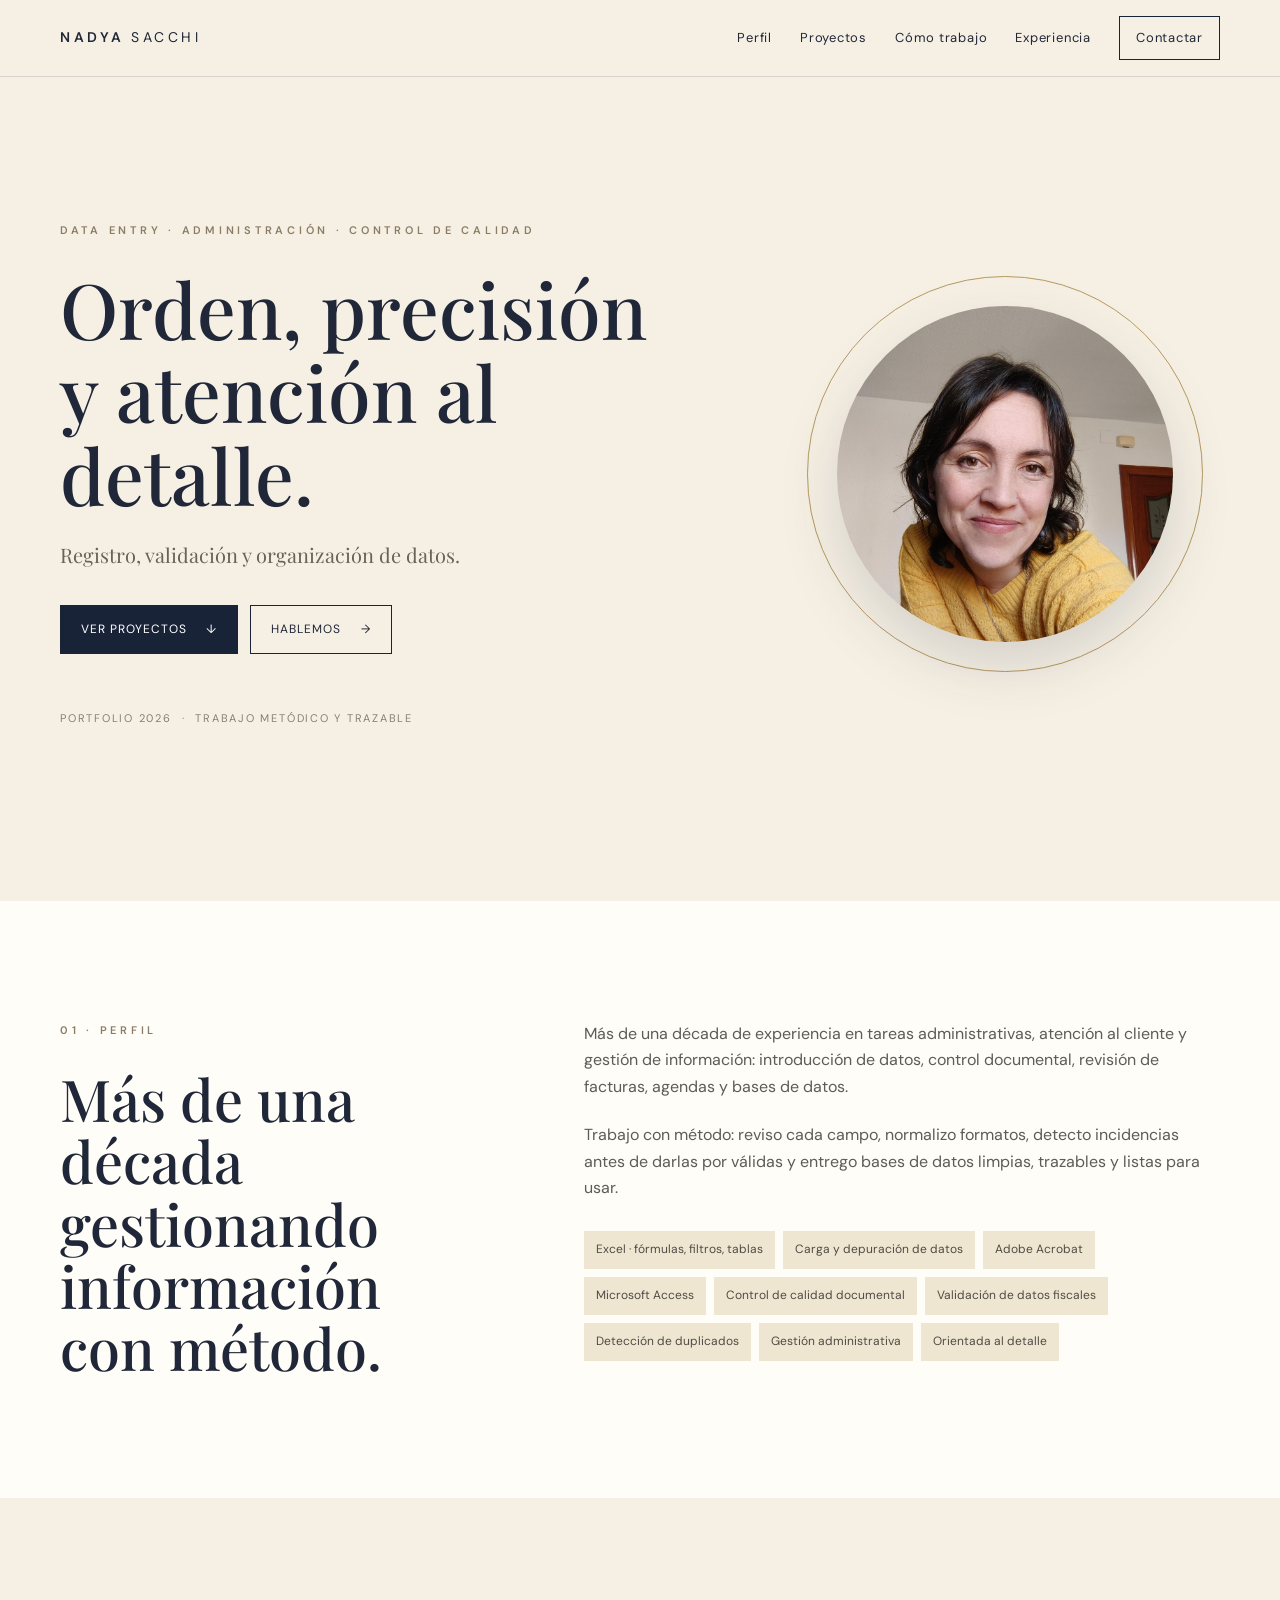
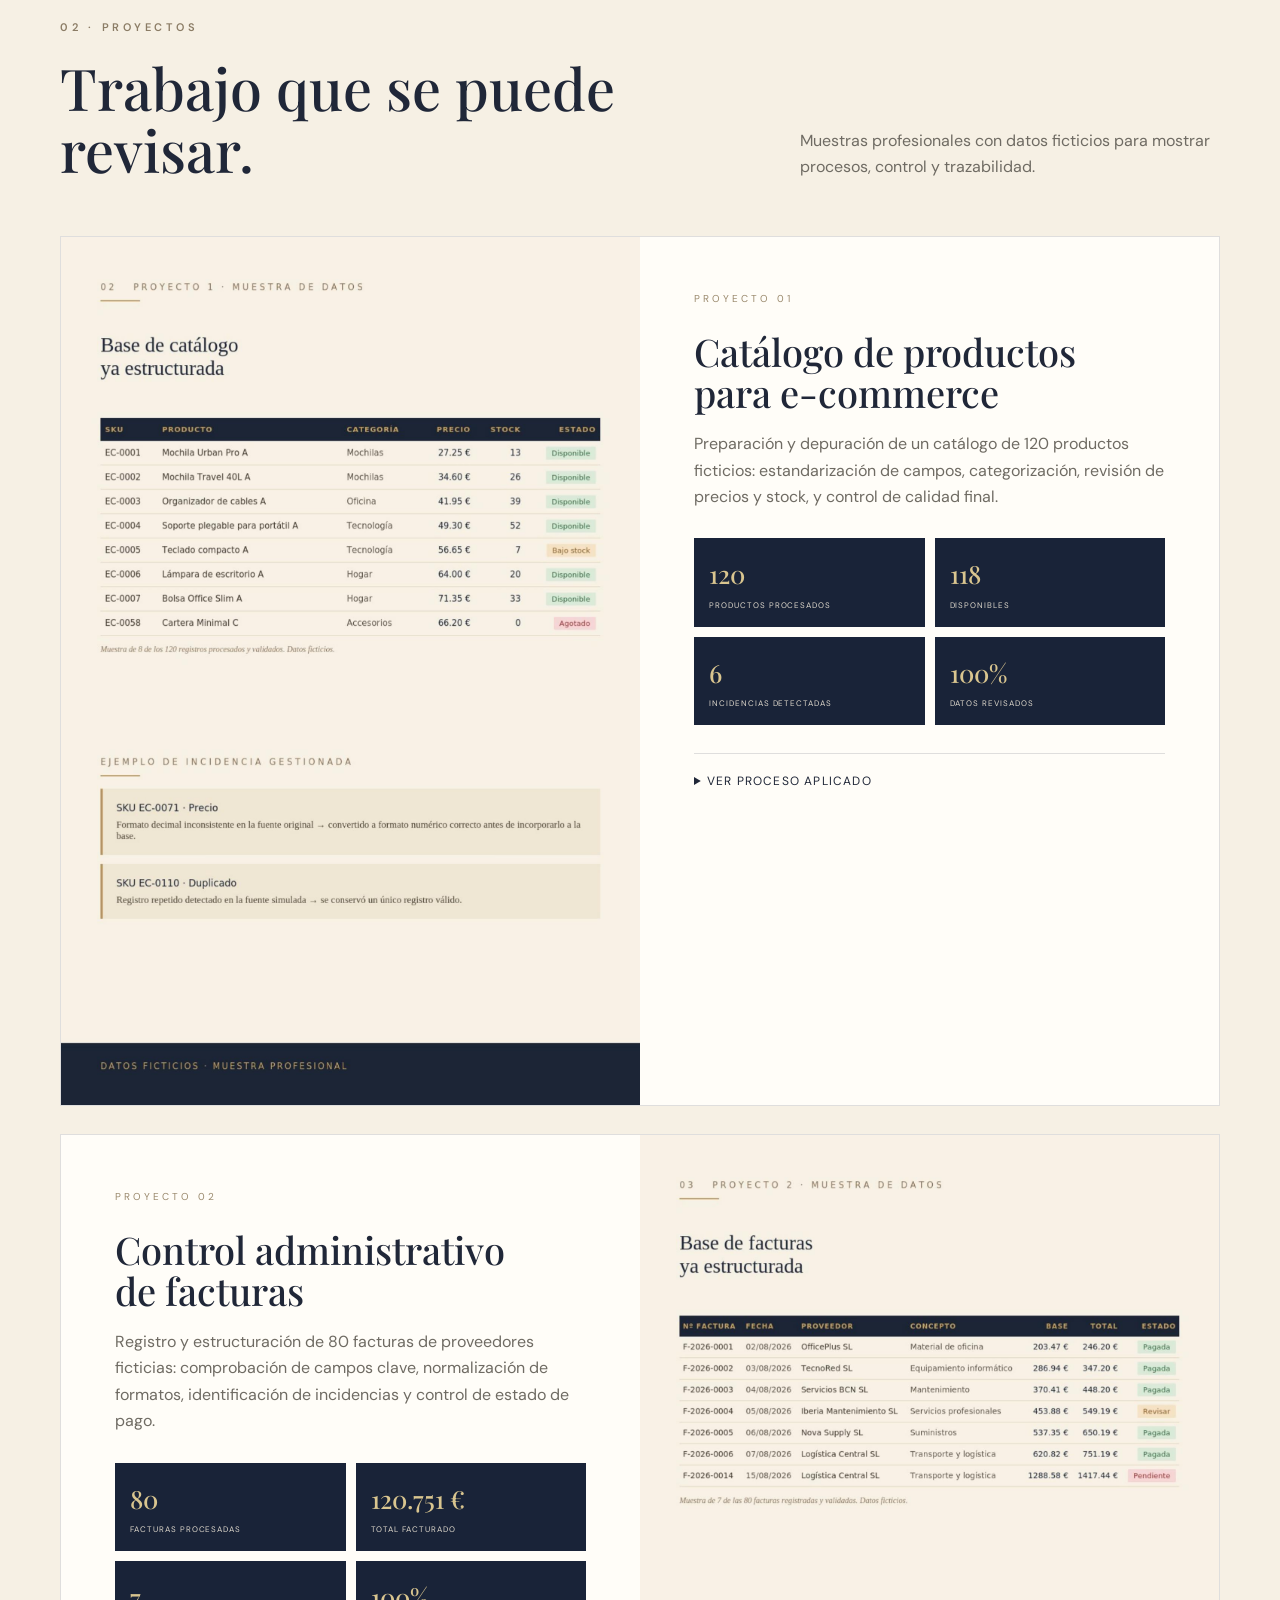
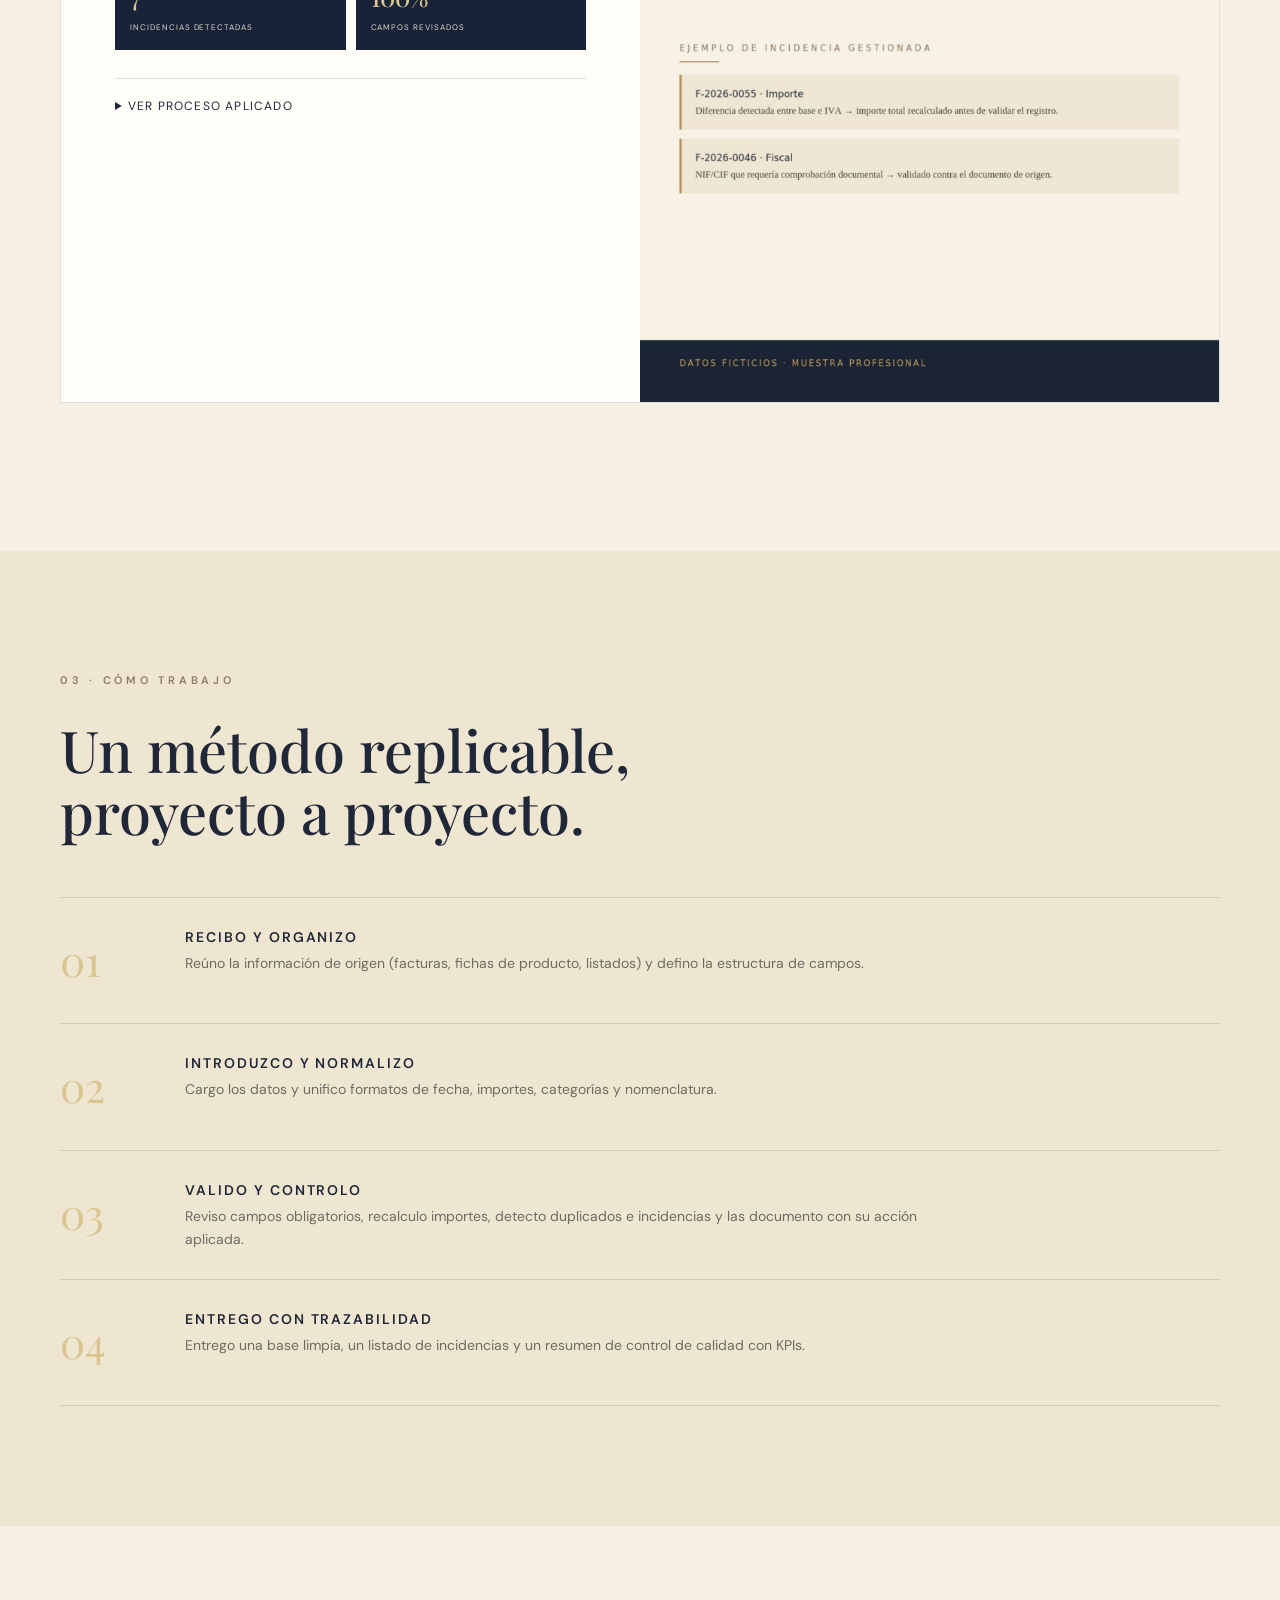
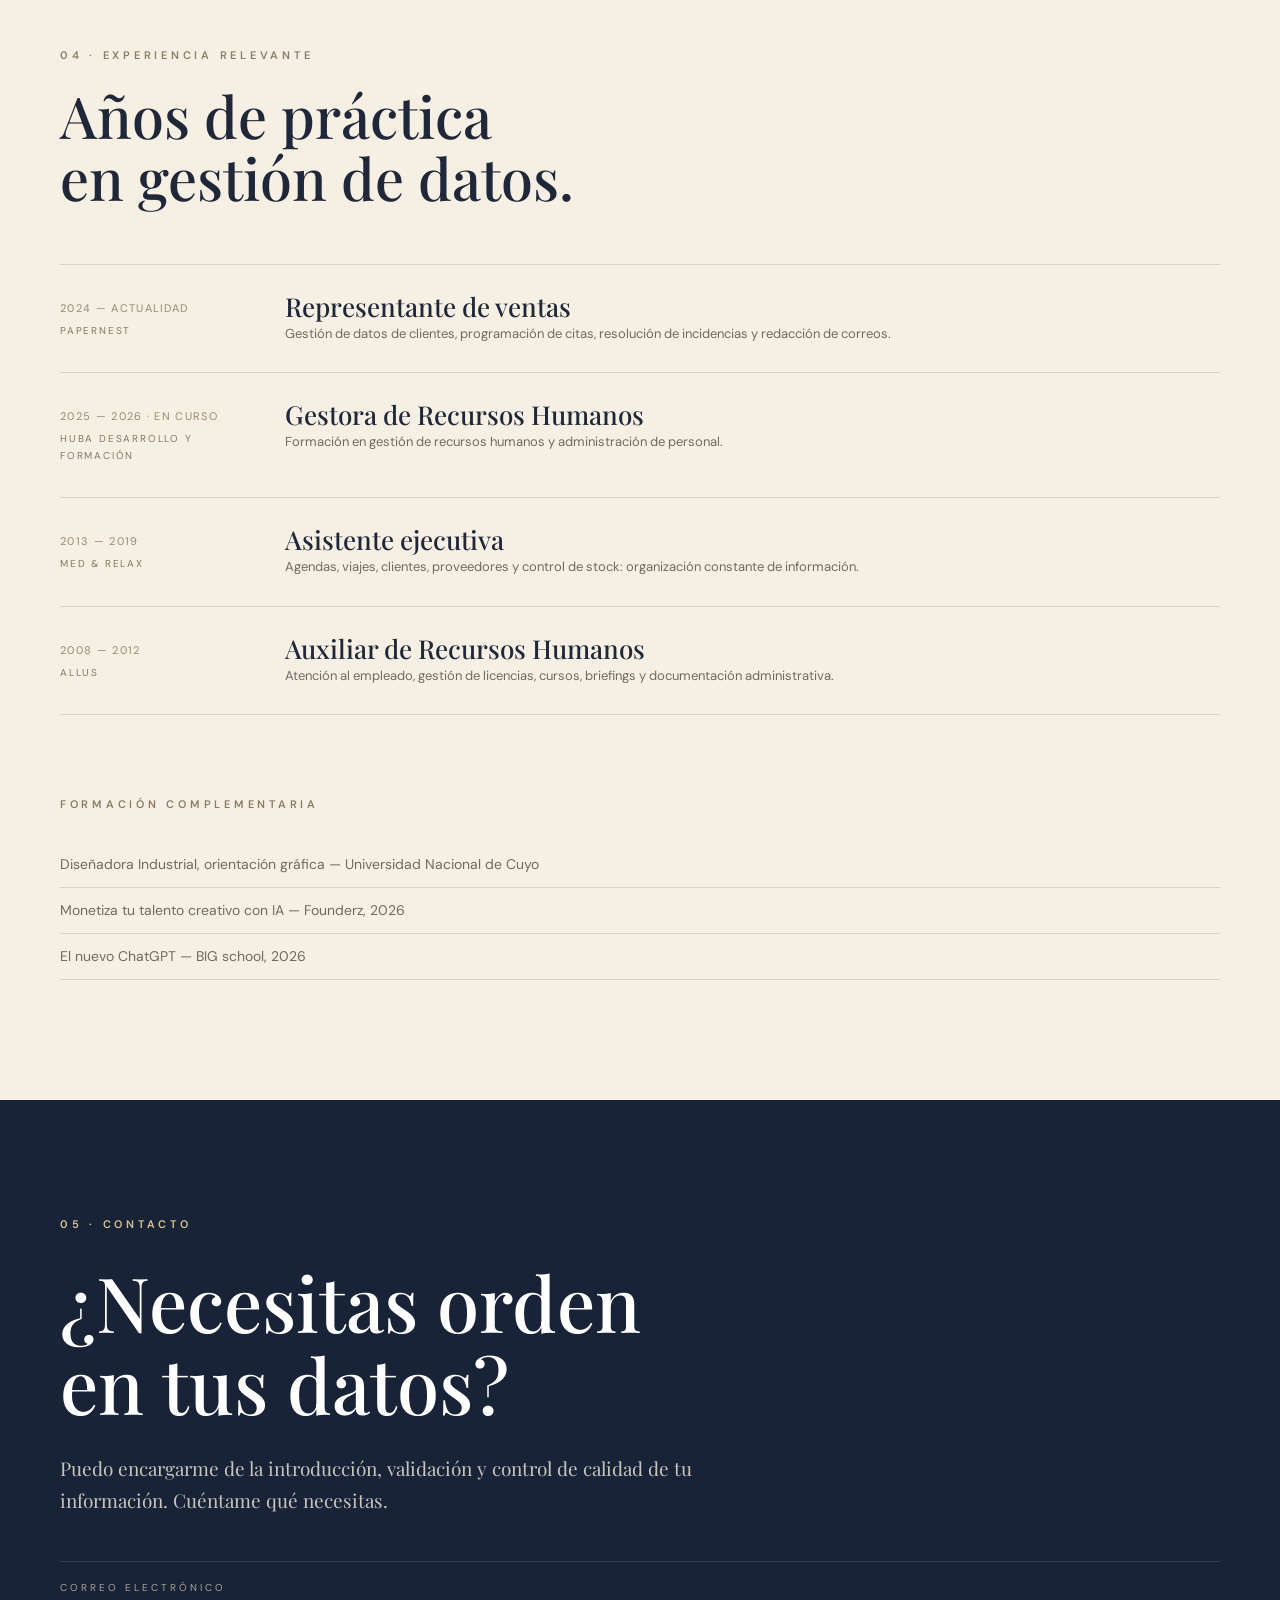
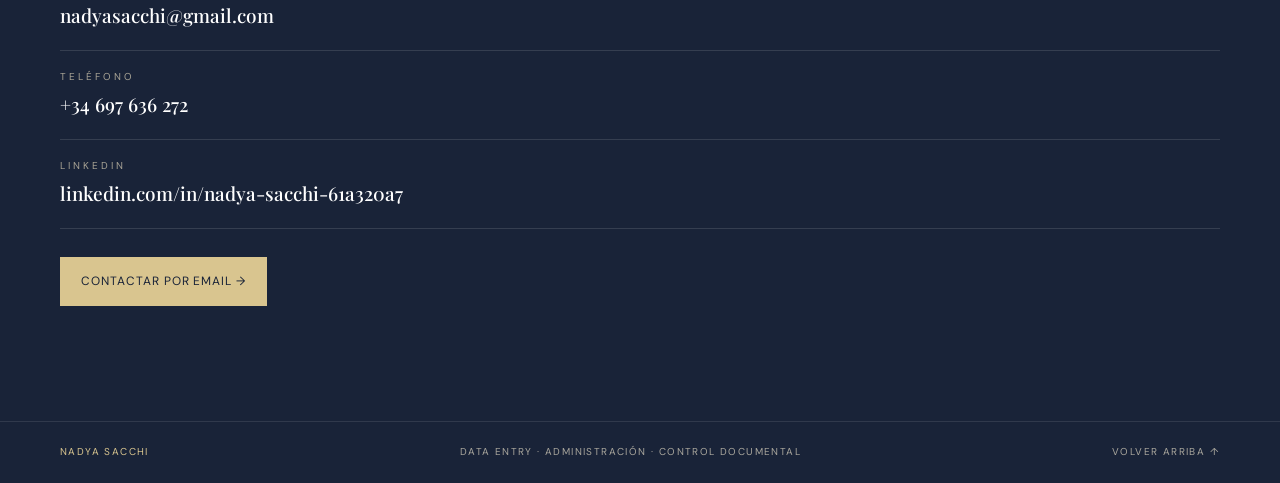
<file: index.html>
<!doctype html>
<html lang="es">
<head>
  <meta charset="utf-8">
  <meta name="viewport" content="width=device-width, initial-scale=1">
  <meta name="description" content="Portfolio profesional de Nadya Sacchi — Data Entry, Administración y Control de Calidad.">
  <meta name="theme-color" content="#192338">
  <title>Nadya Sacchi — Data Entry · Administración · Control de calidad</title>
  <link rel="preconnect" href="https://fonts.googleapis.com">
  <link rel="preconnect" href="https://fonts.gstatic.com" crossorigin>
  <link href="https://fonts.googleapis.com/css2?family=DM+Sans:wght@400;500;600&family=Playfair+Display:wght@500;600&display=swap" rel="stylesheet">
  <link rel="stylesheet" href="styles.css">
</head>
<body>
  <header class="site-header" id="inicio">
    <nav class="nav container" aria-label="Navegación principal">
      <a class="brand" href="#inicio">NADYA <span>SACCHI</span></a>
      <button class="menu-toggle" aria-label="Abrir menú" aria-expanded="false">☰</button>
      <div class="nav-links">
        <a href="#perfil">Perfil</a>
        <a href="#proyectos">Proyectos</a>
        <a href="#metodo">Cómo trabajo</a>
        <a href="#experiencia">Experiencia</a>
        <a class="nav-cta" href="#contacto">Contactar</a>
      </div>
    </nav>
  </header>

  <main>
    <section class="hero container">
      <div class="hero-copy">
        <p class="eyebrow">DATA ENTRY · ADMINISTRACIÓN · CONTROL DE CALIDAD</p>
        <h1>Orden, precisión<br><em>y atención al detalle.</em></h1>
        <p class="lead">Registro, validación y organización de datos.</p>
        <div class="hero-actions">
          <a class="button button-dark" href="#proyectos">Ver proyectos <span>↓</span></a>
          <a class="button button-light" href="#contacto">Hablemos <span>→</span></a>
        </div>
        <div class="hero-note">
          <span>Portfolio 2026</span>
          <span>·</span>
          <span>Trabajo metódico y trazable</span>
        </div>
      </div>
      <div class="hero-photo-wrap">
        <div class="gold-ring"></div>
        <img class="hero-photo" src="https://nadyasacchi.github.io/portfolio-Data-Entry/assets/nadya-profile.jpg?v=4" alt="Retrato de Nadya Sacchi">
      </div>
    </section>

    <section class="section section-light" id="perfil">
      <div class="container two-col">
        <div>
          <p class="eyebrow">01 · PERFIL</p>
          <h2>Más de una década gestionando información con método.</h2>
        </div>
        <div class="prose">
          <p>Más de una década de experiencia en tareas administrativas, atención al cliente y gestión de información: introducción de datos, control documental, revisión de facturas, agendas y bases de datos.</p>
          <p>Trabajo con método: reviso cada campo, normalizo formatos, detecto incidencias antes de darlas por válidas y entrego bases de datos limpias, trazables y listas para usar.</p>
          <div class="skills">
            <span>Excel · fórmulas, filtros, tablas</span>
            <span>Carga y depuración de datos</span>
            <span>Adobe Acrobat</span>
            <span>Microsoft Access</span>
            <span>Control de calidad documental</span>
            <span>Validación de datos fiscales</span>
            <span>Detección de duplicados</span>
            <span>Gestión administrativa</span>
            <span>Orientada al detalle</span>
          </div>
        </div>
      </div>
    </section>

    <section class="section" id="proyectos">
      <div class="container">
        <div class="section-heading">
          <div>
            <p class="eyebrow">02 · PROYECTOS</p>
            <h2>Trabajo que se puede revisar.</h2>
          </div>
          <p class="section-intro">Muestras profesionales con datos ficticios para mostrar procesos, control y trazabilidad.</p>
        </div>

        <article class="project-card">
          <div class="project-visual">
            <img src="assets/proyecto-catalogo.jpg" alt="Muestra de base de catálogo de productos">
          </div>
          <div class="project-content">
            <p class="project-number">PROYECTO 01</p>
            <h3>Catálogo de productos<br>para e-commerce</h3>
            <p>Preparación y depuración de un catálogo de 120 productos ficticios: estandarización de campos, categorización, revisión de precios y stock, y control de calidad final.</p>
            <div class="metrics">
              <div><strong>120</strong><span>productos procesados</span></div>
              <div><strong>118</strong><span>disponibles</span></div>
              <div><strong>6</strong><span>incidencias detectadas</span></div>
              <div><strong>100%</strong><span>datos revisados</span></div>
            </div>
            <details>
              <summary>Ver proceso aplicado</summary>
              <ul>
                <li>Introducción y normalización de datos de producto (SKU, precio, stock, categoría).</li>
                <li>Estandarización de categorías y subcategorías.</li>
                <li>Revisión de precios, stock y coherencia de estado.</li>
                <li>Asociación de imágenes por referencia (formato SKU.jpg).</li>
                <li>Detección y resolución de duplicados.</li>
                <li>Redacción y normalización de descripciones.</li>
              </ul>
            </details>
          </div>
        </article>

        <article class="project-card project-reverse">
          <div class="project-visual">
            <img src="assets/proyecto-facturas.jpg" alt="Muestra de base de facturas">
          </div>
          <div class="project-content">
            <p class="project-number">PROYECTO 02</p>
            <h3>Control administrativo<br>de facturas</h3>
            <p>Registro y estructuración de 80 facturas de proveedores ficticias: comprobación de campos clave, normalización de formatos, identificación de incidencias y control de estado de pago.</p>
            <div class="metrics">
              <div><strong>80</strong><span>facturas procesadas</span></div>
              <div><strong>120.751 €</strong><span>total facturado</span></div>
              <div><strong>7</strong><span>incidencias detectadas</span></div>
              <div><strong>100%</strong><span>campos revisados</span></div>
            </div>
            <details>
              <summary>Ver proceso aplicado</summary>
              <ul>
                <li>Registro de número, fecha, proveedor, NIF, concepto, base, IVA y total.</li>
                <li>Validación de formato de fechas e importes.</li>
                <li>Comprobación de que base + IVA = total.</li>
                <li>Detección de duplicados y campos obligatorios incompletos.</li>
                <li>Clasificación por estado de pago y método.</li>
                <li>Documentación de incidencias con acción aplicada y trazabilidad.</li>
              </ul>
            </details>
          </div>
        </article>
      </div>
    </section>

    <section class="section section-cream" id="metodo">
      <div class="container">
        <p class="eyebrow">03 · CÓMO TRABAJO</p>
        <h2>Un método replicable,<br>proyecto a proyecto.</h2>
        <div class="steps">
          <div class="step">
            <span class="step-num">01</span>
            <div><h3>Recibo y organizo</h3><p>Reúno la información de origen (facturas, fichas de producto, listados) y defino la estructura de campos.</p></div>
          </div>
          <div class="step">
            <span class="step-num">02</span>
            <div><h3>Introduzco y normalizo</h3><p>Cargo los datos y unifico formatos de fecha, importes, categorías y nomenclatura.</p></div>
          </div>
          <div class="step">
            <span class="step-num">03</span>
            <div><h3>Valido y controlo</h3><p>Reviso campos obligatorios, recalculo importes, detecto duplicados e incidencias y las documento con su acción aplicada.</p></div>
          </div>
          <div class="step">
            <span class="step-num">04</span>
            <div><h3>Entrego con trazabilidad</h3><p>Entrego una base limpia, un listado de incidencias y un resumen de control de calidad con KPIs.</p></div>
          </div>
        </div>
      </div>
    </section>

    <section class="section" id="experiencia">
      <div class="container">
        <div class="section-heading">
          <div>
            <p class="eyebrow">04 · EXPERIENCIA RELEVANTE</p>
            <h2>Años de práctica<br>en gestión de datos.</h2>
          </div>
        </div>
        <div class="timeline">
          <article><div class="date">2024 — ACTUALIDAD</div><h3>Representante de ventas</h3><p class="company">PAPERNEST</p><p>Gestión de datos de clientes, programación de citas, resolución de incidencias y redacción de correos.</p></article>
          <article><div class="date">2025 — 2026 · EN CURSO</div><h3>Gestora de Recursos Humanos</h3><p class="company">HUBA DESARROLLO Y FORMACIÓN</p><p>Formación en gestión de recursos humanos y administración de personal.</p></article>
          <article><div class="date">2013 — 2019</div><h3>Asistente ejecutiva</h3><p class="company">MED & RELAX</p><p>Agendas, viajes, clientes, proveedores y control de stock: organización constante de información.</p></article>
          <article><div class="date">2008 — 2012</div><h3>Auxiliar de Recursos Humanos</h3><p class="company">ALLUS</p><p>Atención al empleado, gestión de licencias, cursos, briefings y documentación administrativa.</p></article>
        </div>

        <div class="education">
          <p class="eyebrow">FORMACIÓN COMPLEMENTARIA</p>
          <ul>
            <li>Diseñadora Industrial, orientación gráfica — Universidad Nacional de Cuyo</li>
            <li>Monetiza tu talento creativo con IA — Founderz, 2026</li>
            <li>El nuevo ChatGPT — BIG school, 2026</li>
          </ul>
        </div>
      </div>
    </section>

    <section class="contact" id="contacto">
      <div class="container contact-inner">
        <p class="eyebrow">05 · CONTACTO</p>
        <h2>¿Necesitas orden<br>en tus datos?</h2>
        <p class="contact-lead">Puedo encargarme de la introducción, validación y control de calidad de tu información. Cuéntame qué necesitas.</p>
        <div class="contact-grid">
          <a href="mailto:nadyasacchi@gmail.com"><span>CORREO ELECTRÓNICO</span><strong>nadyasacchi@gmail.com</strong></a>
          <a href="tel:+34697636272"><span>TELÉFONO</span><strong>+34 697 636 272</strong></a>
          <a href="https://www.linkedin.com/in/nadya-sacchi-61a320a7/" target="_blank" rel="noopener"><span>LINKEDIN</span><strong>linkedin.com/in/nadya-sacchi-61a320a7</strong></a>
        </div>
        <a class="button button-gold" href="mailto:nadyasacchi@gmail.com?subject=Consulta%20sobre%20servicios%20de%20Data%20Entry">Contactar por email →</a>
      </div>
    </section>
  </main>

  <footer class="footer">
    <div class="container footer-inner">
      <span>NADYA SACCHI</span>
      <span>Data Entry · Administración · Control documental</span>
      <a href="#inicio">Volver arriba ↑</a>
    </div>
  </footer>
  <script src="script.js"></script>
</body>
</html>
</file>
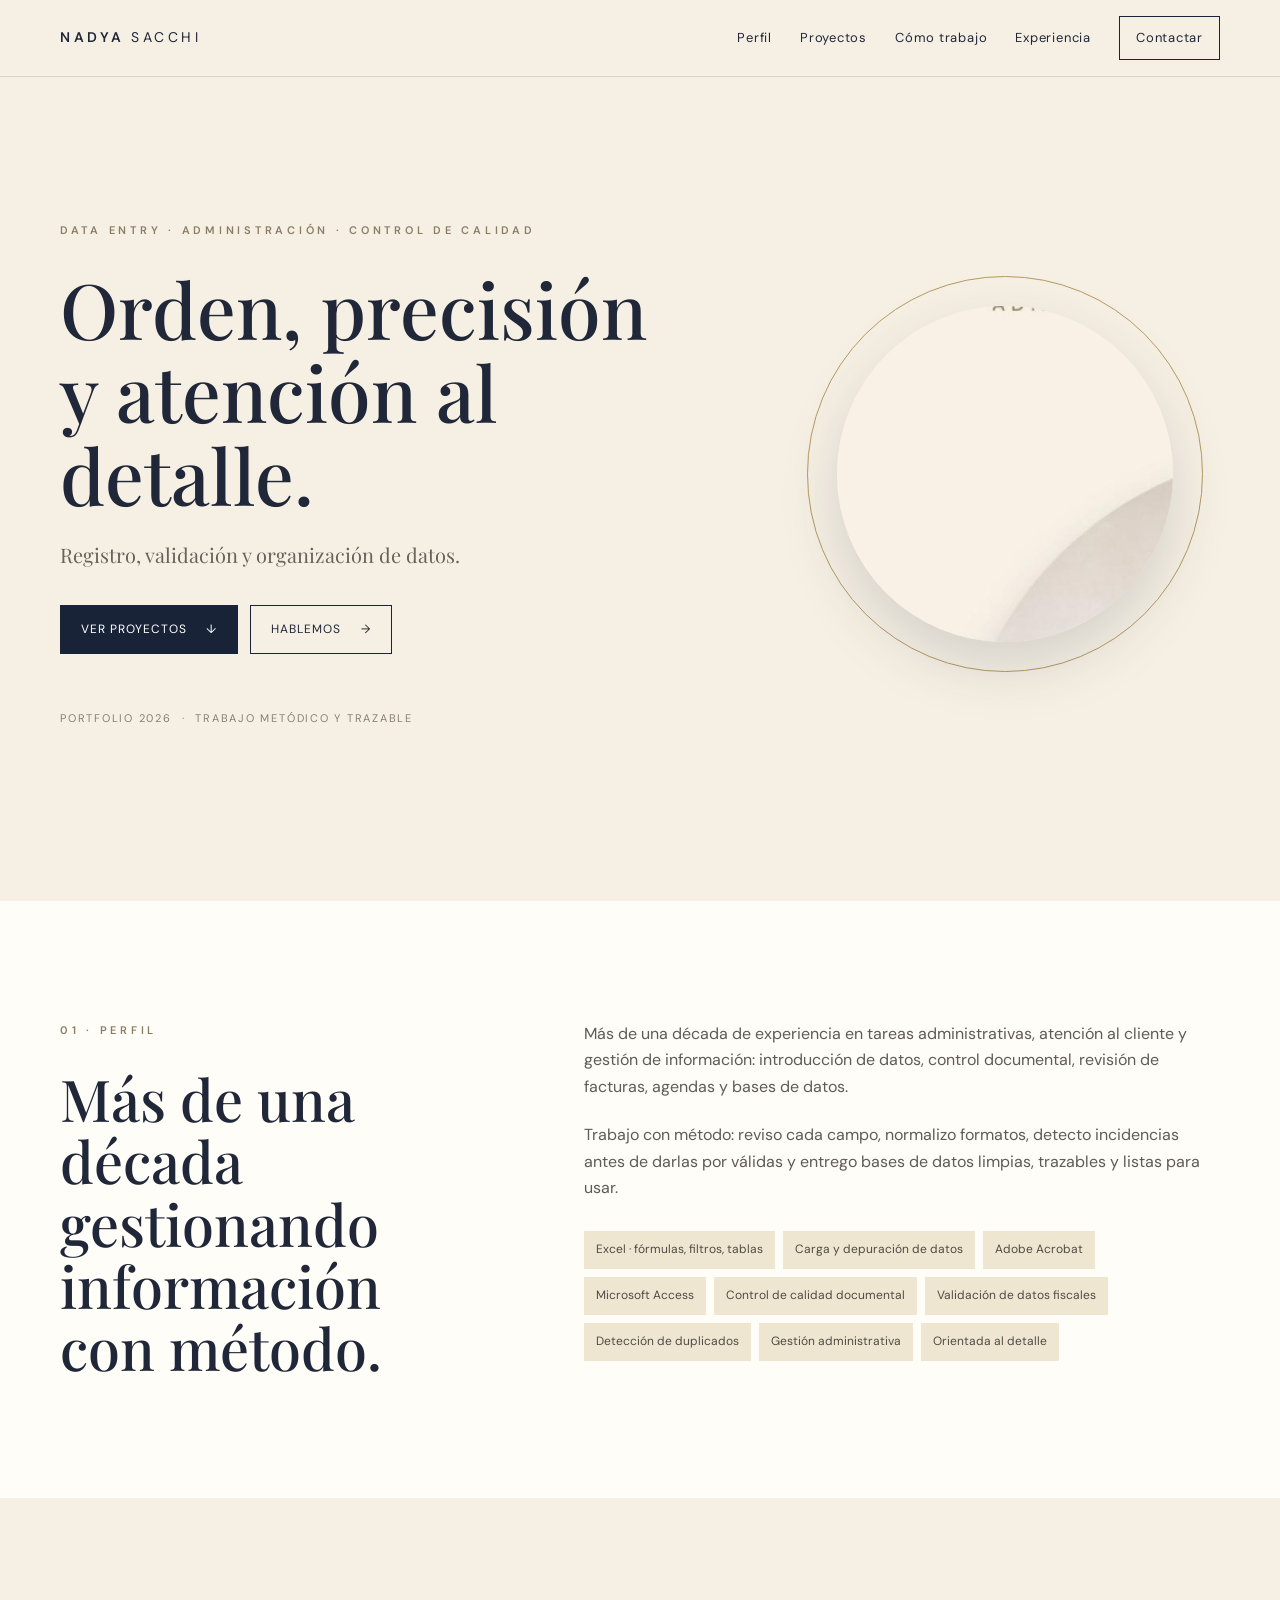
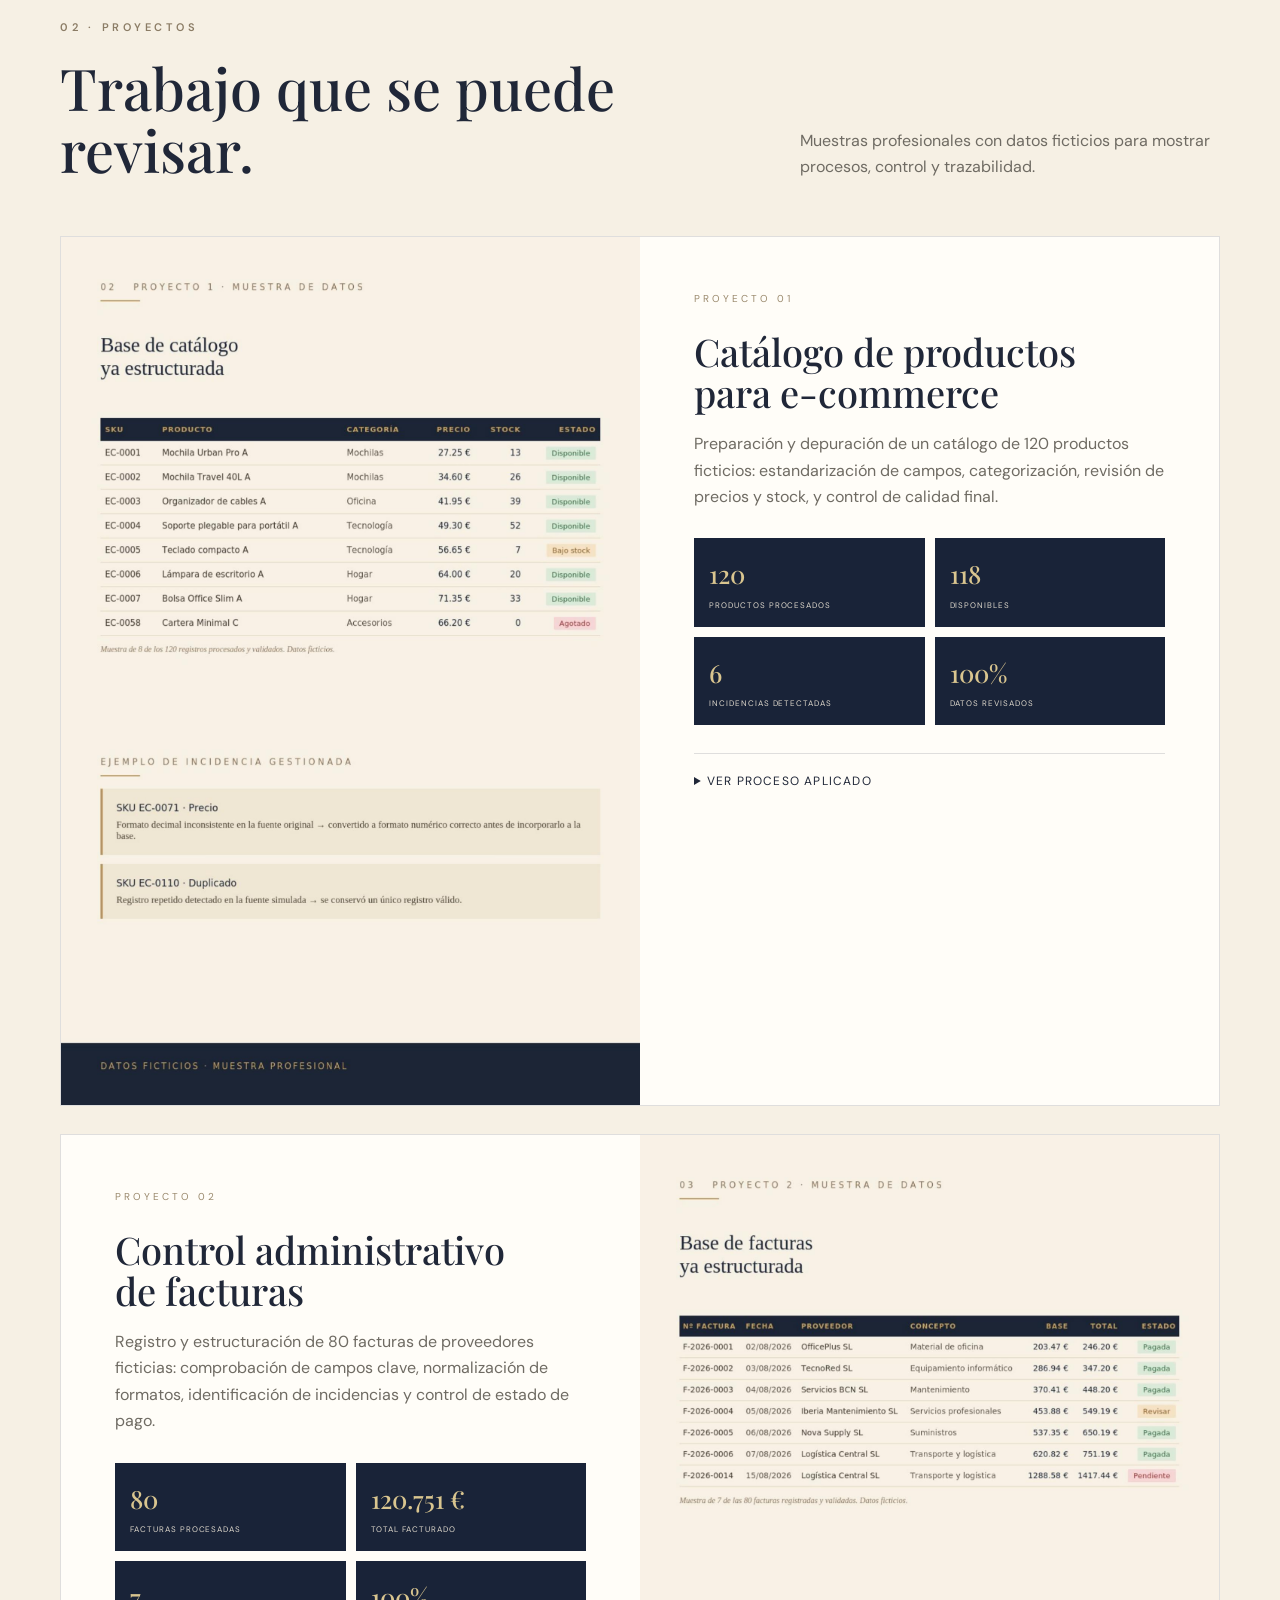
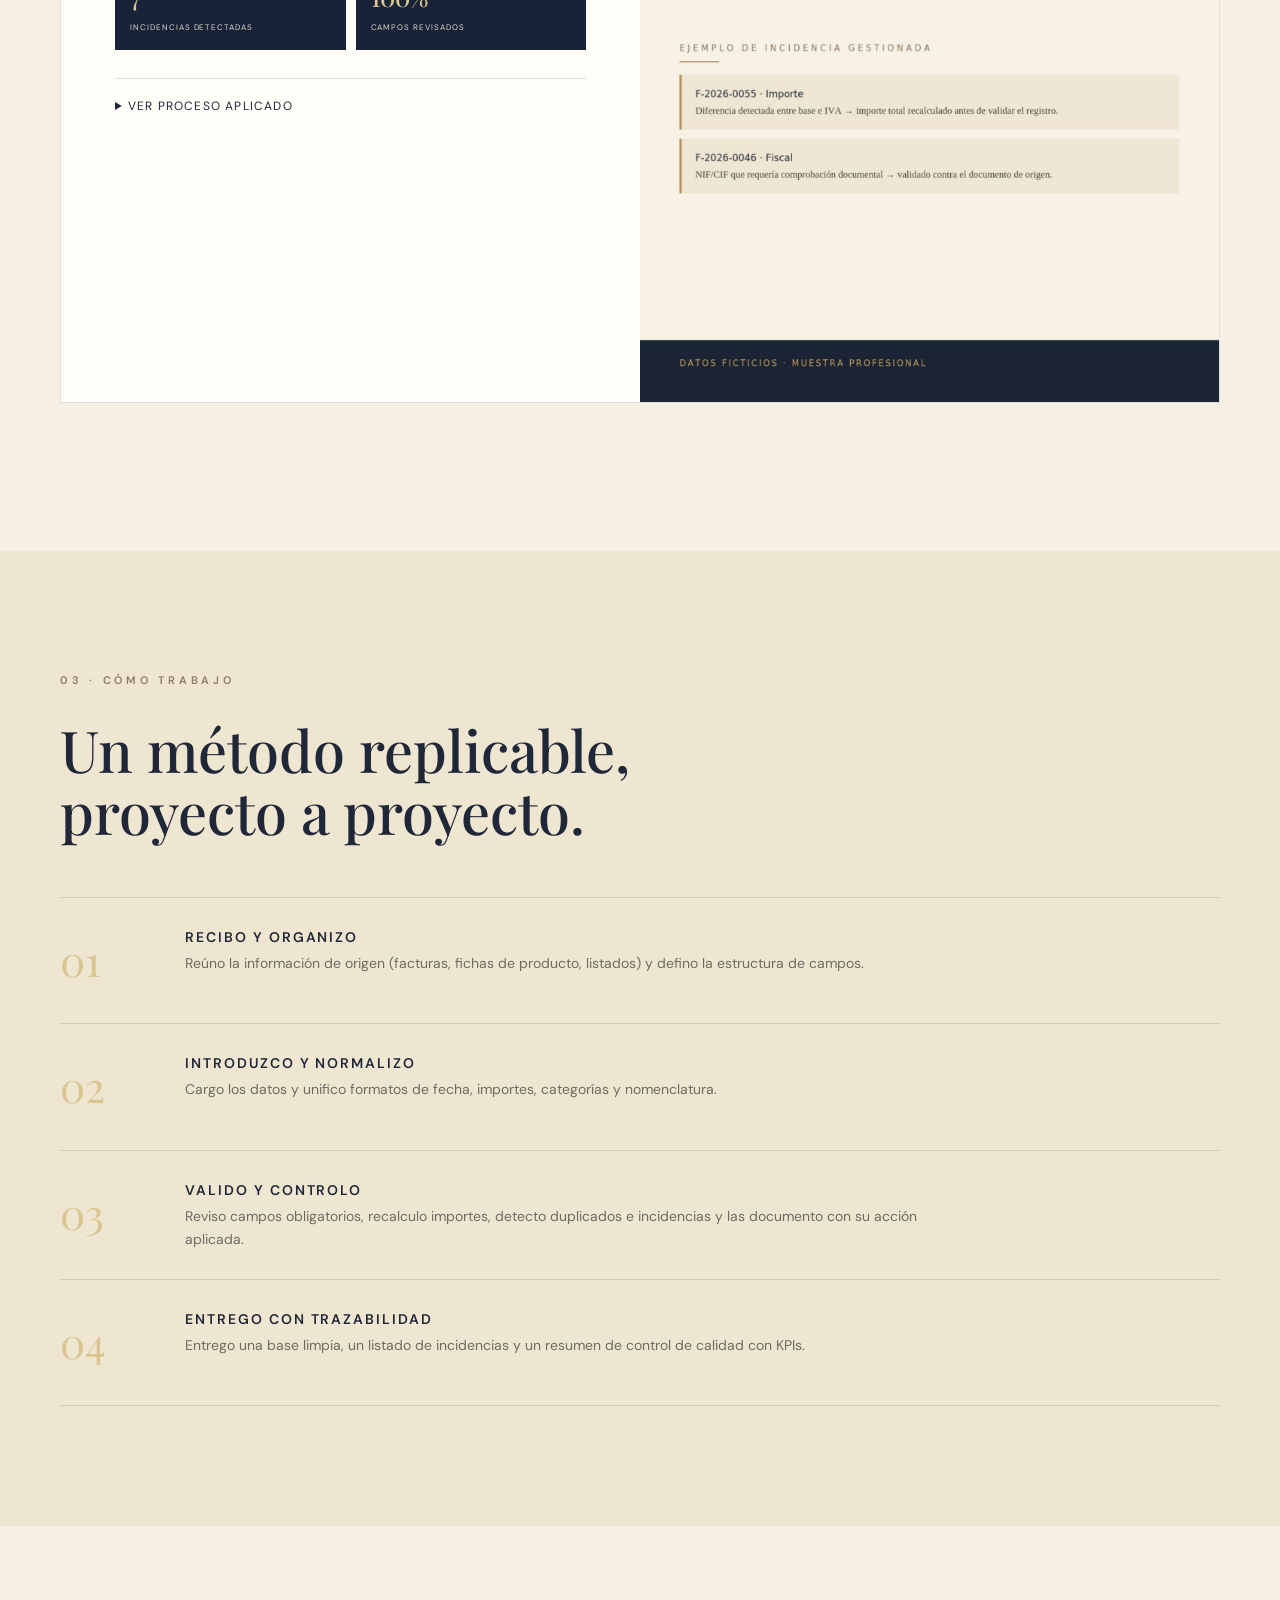
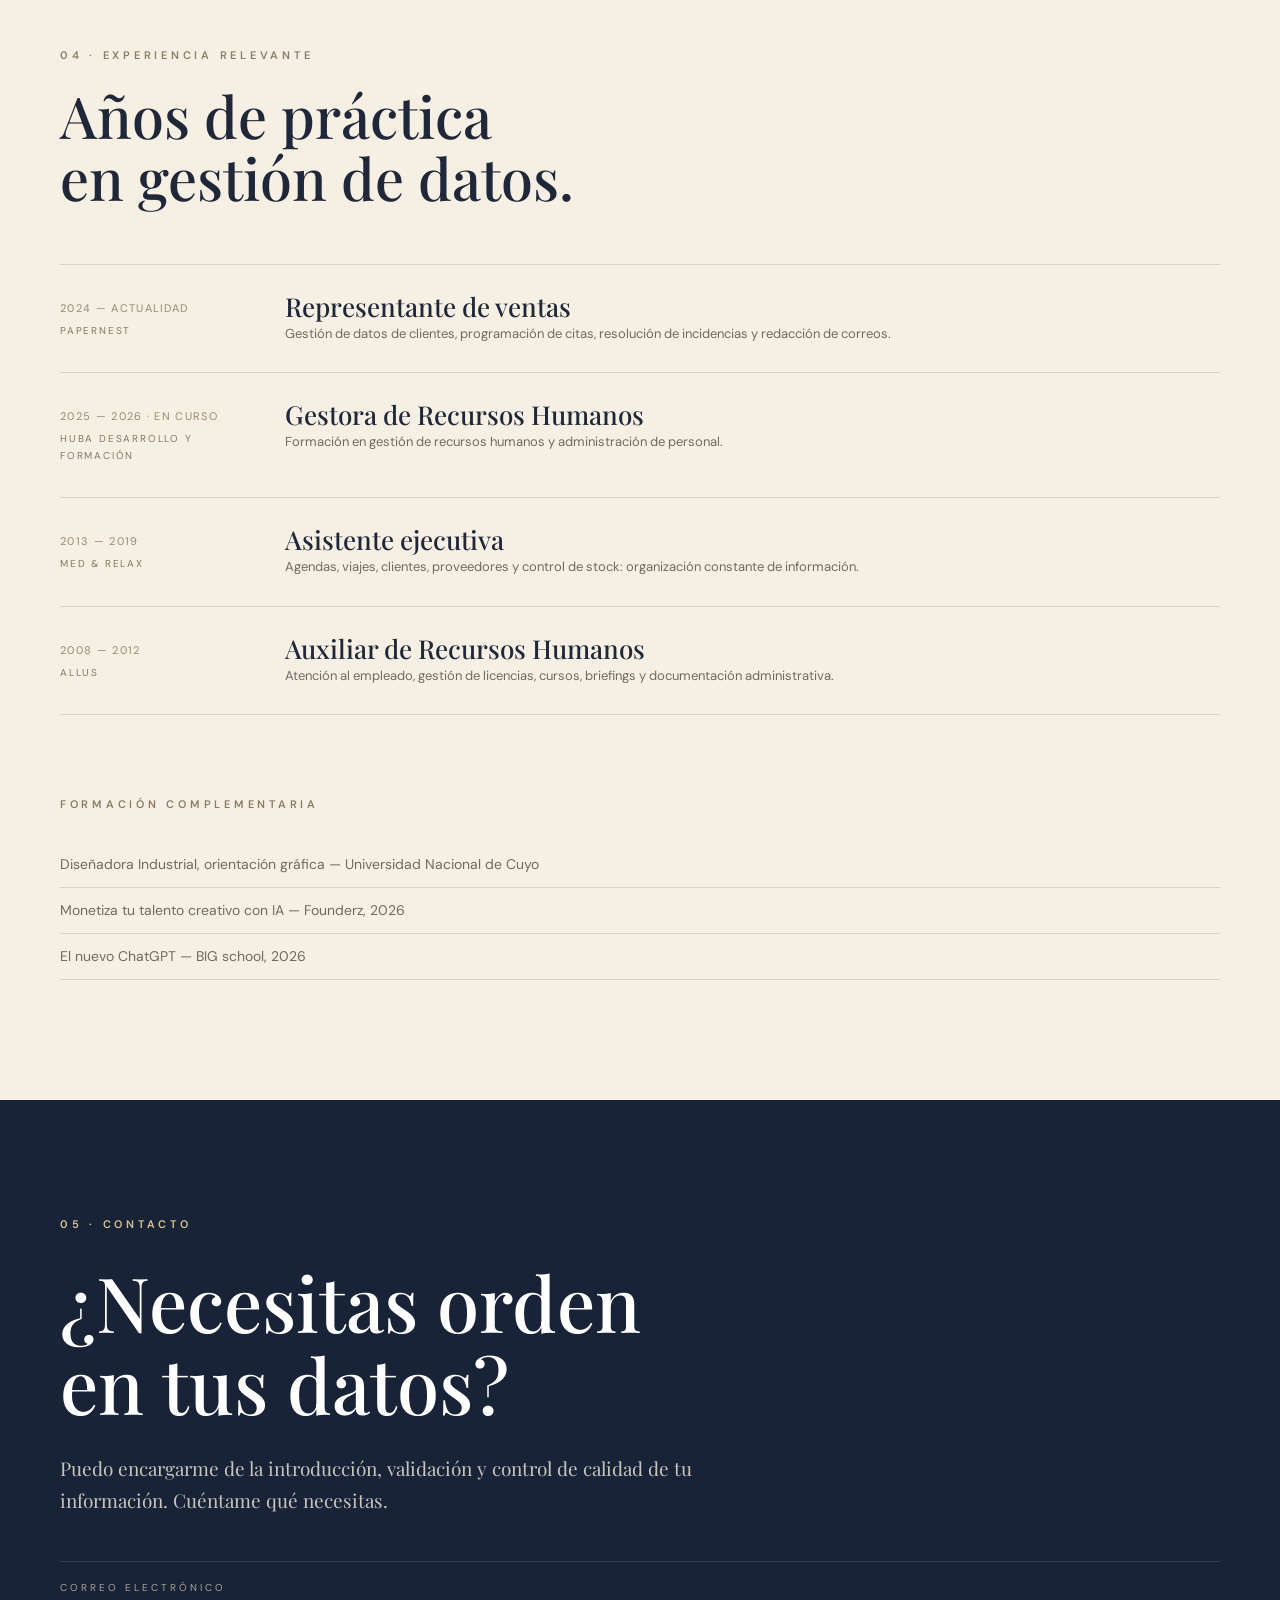
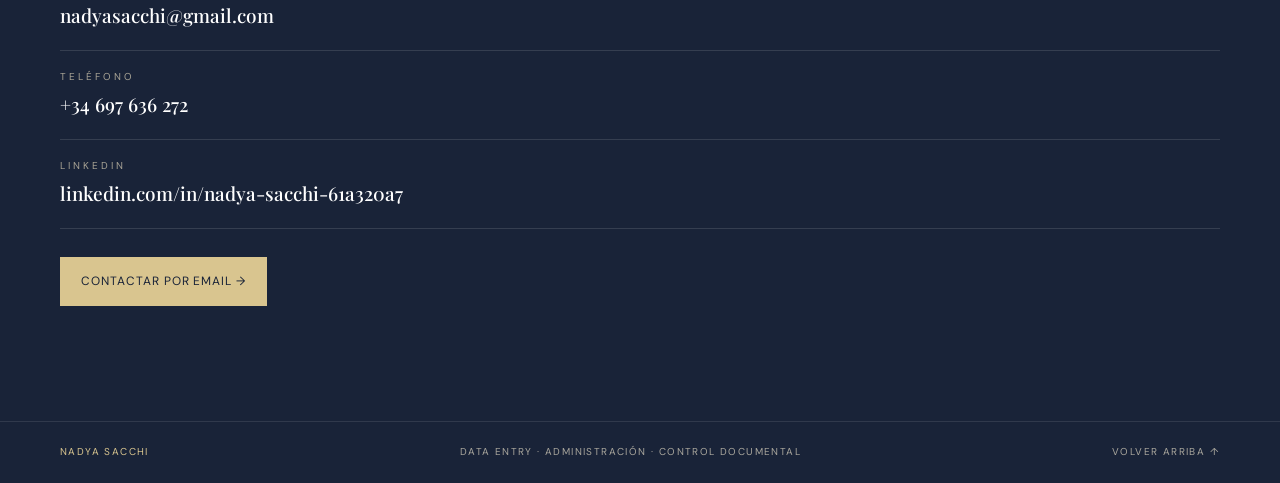
<file: chat gpt portfolio/index.html>
<!doctype html>
<html lang="es">
<head>
  <meta charset="utf-8">
  <meta name="viewport" content="width=device-width, initial-scale=1">
  <meta name="description" content="Portfolio profesional de Nadya Sacchi — Data Entry, Administración y Control de Calidad.">
  <meta name="theme-color" content="#192338">
  <title>Nadya Sacchi — Data Entry · Administración · Control de calidad</title>
  <link rel="preconnect" href="https://fonts.googleapis.com">
  <link rel="preconnect" href="https://fonts.gstatic.com" crossorigin>
  <link href="https://fonts.googleapis.com/css2?family=DM+Sans:wght@400;500;600&family=Playfair+Display:wght@500;600&display=swap" rel="stylesheet">
  <link rel="stylesheet" href="styles.css">
</head>
<body>
  <header class="site-header" id="inicio">
    <nav class="nav container" aria-label="Navegación principal">
      <a class="brand" href="#inicio">NADYA <span>SACCHI</span></a>
      <button class="menu-toggle" aria-label="Abrir menú" aria-expanded="false">☰</button>
      <div class="nav-links">
        <a href="#perfil">Perfil</a>
        <a href="#proyectos">Proyectos</a>
        <a href="#metodo">Cómo trabajo</a>
        <a href="#experiencia">Experiencia</a>
        <a class="nav-cta" href="#contacto">Contactar</a>
      </div>
    </nav>
  </header>

  <main>
    <section class="hero container">
      <div class="hero-copy">
        <p class="eyebrow">DATA ENTRY · ADMINISTRACIÓN · CONTROL DE CALIDAD</p>
        <h1>Orden, precisión<br><em>y atención al detalle.</em></h1>
        <p class="lead">Registro, validación y organización de datos.</p>
        <div class="hero-actions">
          <a class="button button-dark" href="#proyectos">Ver proyectos <span>↓</span></a>
          <a class="button button-light" href="#contacto">Hablemos <span>→</span></a>
        </div>
        <div class="hero-note">
          <span>Portfolio 2026</span>
          <span>·</span>
          <span>Trabajo metódico y trazable</span>
        </div>
      </div>
      <div class="hero-photo-wrap">
        <div class="gold-ring"></div>
        <img class="hero-photo" src="assets/nadya-profile.jpg" alt="Retrato de Nadya Sacchi">
      </div>
    </section>

    <section class="section section-light" id="perfil">
      <div class="container two-col">
        <div>
          <p class="eyebrow">01 · PERFIL</p>
          <h2>Más de una década gestionando información con método.</h2>
        </div>
        <div class="prose">
          <p>Más de una década de experiencia en tareas administrativas, atención al cliente y gestión de información: introducción de datos, control documental, revisión de facturas, agendas y bases de datos.</p>
          <p>Trabajo con método: reviso cada campo, normalizo formatos, detecto incidencias antes de darlas por válidas y entrego bases de datos limpias, trazables y listas para usar.</p>
          <div class="skills">
            <span>Excel · fórmulas, filtros, tablas</span>
            <span>Carga y depuración de datos</span>
            <span>Adobe Acrobat</span>
            <span>Microsoft Access</span>
            <span>Control de calidad documental</span>
            <span>Validación de datos fiscales</span>
            <span>Detección de duplicados</span>
            <span>Gestión administrativa</span>
            <span>Orientada al detalle</span>
          </div>
        </div>
      </div>
    </section>

    <section class="section" id="proyectos">
      <div class="container">
        <div class="section-heading">
          <div>
            <p class="eyebrow">02 · PROYECTOS</p>
            <h2>Trabajo que se puede revisar.</h2>
          </div>
          <p class="section-intro">Muestras profesionales con datos ficticios para mostrar procesos, control y trazabilidad.</p>
        </div>

        <article class="project-card">
          <div class="project-visual">
            <img src="assets/proyecto-catalogo.jpg" alt="Muestra de base de catálogo de productos">
          </div>
          <div class="project-content">
            <p class="project-number">PROYECTO 01</p>
            <h3>Catálogo de productos<br>para e-commerce</h3>
            <p>Preparación y depuración de un catálogo de 120 productos ficticios: estandarización de campos, categorización, revisión de precios y stock, y control de calidad final.</p>
            <div class="metrics">
              <div><strong>120</strong><span>productos procesados</span></div>
              <div><strong>118</strong><span>disponibles</span></div>
              <div><strong>6</strong><span>incidencias detectadas</span></div>
              <div><strong>100%</strong><span>datos revisados</span></div>
            </div>
            <details>
              <summary>Ver proceso aplicado</summary>
              <ul>
                <li>Introducción y normalización de datos de producto (SKU, precio, stock, categoría).</li>
                <li>Estandarización de categorías y subcategorías.</li>
                <li>Revisión de precios, stock y coherencia de estado.</li>
                <li>Asociación de imágenes por referencia (formato SKU.jpg).</li>
                <li>Detección y resolución de duplicados.</li>
                <li>Redacción y normalización de descripciones.</li>
              </ul>
            </details>
          </div>
        </article>

        <article class="project-card project-reverse">
          <div class="project-visual">
            <img src="assets/proyecto-facturas.jpg" alt="Muestra de base de facturas">
          </div>
          <div class="project-content">
            <p class="project-number">PROYECTO 02</p>
            <h3>Control administrativo<br>de facturas</h3>
            <p>Registro y estructuración de 80 facturas de proveedores ficticias: comprobación de campos clave, normalización de formatos, identificación de incidencias y control de estado de pago.</p>
            <div class="metrics">
              <div><strong>80</strong><span>facturas procesadas</span></div>
              <div><strong>120.751 €</strong><span>total facturado</span></div>
              <div><strong>7</strong><span>incidencias detectadas</span></div>
              <div><strong>100%</strong><span>campos revisados</span></div>
            </div>
            <details>
              <summary>Ver proceso aplicado</summary>
              <ul>
                <li>Registro de número, fecha, proveedor, NIF, concepto, base, IVA y total.</li>
                <li>Validación de formato de fechas e importes.</li>
                <li>Comprobación de que base + IVA = total.</li>
                <li>Detección de duplicados y campos obligatorios incompletos.</li>
                <li>Clasificación por estado de pago y método.</li>
                <li>Documentación de incidencias con acción aplicada y trazabilidad.</li>
              </ul>
            </details>
          </div>
        </article>
      </div>
    </section>

    <section class="section section-cream" id="metodo">
      <div class="container">
        <p class="eyebrow">03 · CÓMO TRABAJO</p>
        <h2>Un método replicable,<br>proyecto a proyecto.</h2>
        <div class="steps">
          <div class="step">
            <span class="step-num">01</span>
            <div><h3>Recibo y organizo</h3><p>Reúno la información de origen (facturas, fichas de producto, listados) y defino la estructura de campos.</p></div>
          </div>
          <div class="step">
            <span class="step-num">02</span>
            <div><h3>Introduzco y normalizo</h3><p>Cargo los datos y unifico formatos de fecha, importes, categorías y nomenclatura.</p></div>
          </div>
          <div class="step">
            <span class="step-num">03</span>
            <div><h3>Valido y controlo</h3><p>Reviso campos obligatorios, recalculo importes, detecto duplicados e incidencias y las documento con su acción aplicada.</p></div>
          </div>
          <div class="step">
            <span class="step-num">04</span>
            <div><h3>Entrego con trazabilidad</h3><p>Entrego una base limpia, un listado de incidencias y un resumen de control de calidad con KPIs.</p></div>
          </div>
        </div>
      </div>
    </section>

    <section class="section" id="experiencia">
      <div class="container">
        <div class="section-heading">
          <div>
            <p class="eyebrow">04 · EXPERIENCIA RELEVANTE</p>
            <h2>Años de práctica<br>en gestión de datos.</h2>
          </div>
        </div>
        <div class="timeline">
          <article><div class="date">2024 — ACTUALIDAD</div><h3>Representante de ventas</h3><p class="company">PAPERNEST</p><p>Gestión de datos de clientes, programación de citas, resolución de incidencias y redacción de correos.</p></article>
          <article><div class="date">2025 — 2026 · EN CURSO</div><h3>Gestora de Recursos Humanos</h3><p class="company">HUBA DESARROLLO Y FORMACIÓN</p><p>Formación en gestión de recursos humanos y administración de personal.</p></article>
          <article><div class="date">2013 — 2019</div><h3>Asistente ejecutiva</h3><p class="company">MED & RELAX</p><p>Agendas, viajes, clientes, proveedores y control de stock: organización constante de información.</p></article>
          <article><div class="date">2008 — 2012</div><h3>Auxiliar de Recursos Humanos</h3><p class="company">ALLUS</p><p>Atención al empleado, gestión de licencias, cursos, briefings y documentación administrativa.</p></article>
        </div>

        <div class="education">
          <p class="eyebrow">FORMACIÓN COMPLEMENTARIA</p>
          <ul>
            <li>Diseñadora Industrial, orientación gráfica — Universidad Nacional de Cuyo</li>
            <li>Monetiza tu talento creativo con IA — Founderz, 2026</li>
            <li>El nuevo ChatGPT — BIG school, 2026</li>
          </ul>
        </div>
      </div>
    </section>

    <section class="contact" id="contacto">
      <div class="container contact-inner">
        <p class="eyebrow">05 · CONTACTO</p>
        <h2>¿Necesitas orden<br>en tus datos?</h2>
        <p class="contact-lead">Puedo encargarme de la introducción, validación y control de calidad de tu información. Cuéntame qué necesitas.</p>
        <div class="contact-grid">
          <a href="mailto:nadyasacchi@gmail.com"><span>CORREO ELECTRÓNICO</span><strong>nadyasacchi@gmail.com</strong></a>
          <a href="tel:+34697636272"><span>TELÉFONO</span><strong>+34 697 636 272</strong></a>
          <a href="https://www.linkedin.com/in/nadya-sacchi-61a320a7/" target="_blank" rel="noopener"><span>LINKEDIN</span><strong>linkedin.com/in/nadya-sacchi-61a320a7</strong></a>
        </div>
        <a class="button button-gold" href="mailto:nadyasacchi@gmail.com?subject=Consulta%20sobre%20servicios%20de%20Data%20Entry">Contactar por email →</a>
      </div>
    </section>
  </main>

  <footer class="footer">
    <div class="container footer-inner">
      <span>NADYA SACCHI</span>
      <span>Data Entry · Administración · Control documental</span>
      <a href="#inicio">Volver arriba ↑</a>
    </div>
  </footer>
  <script src="script.js"></script>
</body>
</html>
</file>
<file: styles.css>
/* Nadya Sacchi — Portfolio 2026 */
:root{
  --navy:#192338;
  --navy-2:#222d43;
  --cream:#f6f0e4;
  --cream-2:#efe6d2;
  --gold:#b69a60;
  --gold-light:#d9c58f;
  --ink:#202738;
  --muted:#6f6b63;
  --line:rgba(32,39,56,.14);
  --white:#fffdf8;
  --max:1160px;
}
*{box-sizing:border-box}
html{scroll-behavior:smooth}
body{margin:0;background:var(--cream);color:var(--ink);font-family:"DM Sans",Arial,sans-serif;line-height:1.65}
img{max-width:100%;display:block}
a{color:inherit;text-decoration:none}
.container{width:min(var(--max),calc(100% - 48px));margin:auto}
.site-header{position:sticky;top:0;z-index:50;background:rgba(246,240,228,.94);backdrop-filter:blur(14px);border-bottom:1px solid var(--line)}
.nav{height:76px;display:flex;align-items:center;justify-content:space-between}
.brand{font-size:14px;letter-spacing:.25em;font-weight:600}
.brand span{font-weight:400}
.nav-links{display:flex;align-items:center;gap:28px;font-size:13px;letter-spacing:.06em}
.nav-links a{transition:opacity .2s}
.nav-links a:hover{opacity:.6}
.nav-cta{border:1px solid var(--navy);padding:10px 16px}
.menu-toggle{display:none;border:0;background:none;font-size:24px;color:var(--navy)}
.hero{min-height:calc(100vh - 76px);display:grid;grid-template-columns:1.15fr .85fr;align-items:center;gap:60px;padding-top:50px;padding-bottom:80px}
.eyebrow{font-size:11px;letter-spacing:.34em;color:#8b7c65;font-weight:600;margin:0 0 28px}
.hero h1,h2,h3{font-family:"Playfair Display",Georgia,serif;font-weight:500;line-height:1.08}
.hero h1{font-size:clamp(48px,6vw,78px);margin:0 0 22px}
.hero h1 em{font-style:normal}
.lead{font-family:"Playfair Display",Georgia,serif;font-size:20px;color:#68635a;margin:0 0 34px}
.hero-actions{display:flex;gap:12px;flex-wrap:wrap}
.button{display:inline-flex;align-items:center;gap:20px;padding:14px 20px;font-size:12px;letter-spacing:.08em;text-transform:uppercase;border:1px solid transparent;transition:transform .2s,background .2s}
.button:hover{transform:translateY(-2px)}
.button-dark{background:var(--navy);color:white}
.button-light{border-color:var(--navy)}
.button-gold{background:var(--gold-light);color:var(--navy);margin-top:28px}
.hero-note{display:flex;gap:10px;margin-top:55px;font-size:11px;letter-spacing:.16em;text-transform:uppercase;color:#887e70}
.hero-photo-wrap{position:relative;justify-self:end;width:min(430px,100%);aspect-ratio:1}
.hero-photo{width:78%;height:78%;object-fit:cover;object-position:center 38%;border-radius:50%;position:absolute;inset:11%;z-index:2;background:var(--cream-2);box-shadow:0 24px 60px rgba(25,35,56,.15)}
.gold-ring{position:absolute;inset:4%;border:1px solid var(--gold);border-radius:50%}
.section{padding:120px 0}
.section-light{background:var(--white)}
.section-cream{background:var(--cream-2)}
.two-col{display:grid;grid-template-columns:.8fr 1.2fr;gap:100px}
h2{font-size:clamp(38px,4.5vw,58px);margin:0}
.prose{font-size:16px;color:#5f5b55}
.prose p{margin-top:0;margin-bottom:22px}
.skills{display:flex;flex-wrap:wrap;gap:8px;margin-top:30px}
.skills span{padding:9px 12px;background:var(--cream-2);font-size:12px;color:#4f4b45}
.section-heading{display:flex;justify-content:space-between;gap:50px;align-items:end;margin-bottom:55px}
.section-heading .eyebrow{margin-bottom:20px}
.section-intro{max-width:420px;color:var(--muted);margin:0}
.project-card{display:grid;grid-template-columns:1fr 1fr;background:var(--white);margin-bottom:28px;border:1px solid var(--line);overflow:hidden}
.project-reverse .project-visual{order:2}
.project-reverse .project-content{order:1}
.project-visual{background:#e7dfce;min-height:500px;overflow:hidden}
.project-visual img{width:100%;height:100%;object-fit:cover;object-position:top center}
.project-content{padding:54px}
.project-number{font-size:10px;letter-spacing:.3em;color:#9a896d;margin:0 0 24px}
.project-content h3{font-size:38px;margin:0 0 18px}
.project-content>p:not(.project-number){color:var(--muted);margin-bottom:28px}
.metrics{display:grid;grid-template-columns:repeat(2,1fr);gap:10px;margin-bottom:28px}
.metrics div{background:var(--navy);color:white;padding:15px}
.metrics strong{display:block;font-family:"Playfair Display",Georgia,serif;color:var(--gold-light);font-size:25px;font-weight:500}
.metrics span{display:block;text-transform:uppercase;letter-spacing:.12em;font-size:8px;color:#ddd7cb;margin-top:4px}
details{border-top:1px solid var(--line);padding-top:18px}
summary{cursor:pointer;font-size:12px;letter-spacing:.1em;text-transform:uppercase}
details ul{padding-left:18px;color:var(--muted);font-size:13px}
.steps{margin-top:55px}
.step{display:grid;grid-template-columns:90px 1fr;gap:35px;padding:28px 0;border-top:1px solid var(--line);align-items:start}
.step:last-child{border-bottom:1px solid var(--line)}
.step-num{font-family:"Playfair Display",Georgia,serif;font-size:42px;color:var(--gold-light)}
.step h3{font-family:"DM Sans",Arial,sans-serif;font-size:14px;text-transform:uppercase;letter-spacing:.14em;margin:4px 0 7px;font-weight:600}
.step p{margin:0;color:var(--muted);max-width:780px;font-size:14px}
.timeline{border-top:1px solid var(--line);margin-top:55px}
.timeline article{display:grid;grid-template-columns:190px 1fr;column-gap:35px;padding:28px 0;border-bottom:1px solid var(--line)}
.timeline .date{font-size:11px;letter-spacing:.12em;color:#99886e;padding-top:6px}
.timeline h3{font-size:26px;margin:0 0 2px}
.timeline .company{font-size:10px;letter-spacing:.18em;color:#84765f;margin:0 0 5px}
.timeline article p:last-child{margin:0;color:var(--muted);font-size:13px}
.education{margin-top:80px}
.education ul{padding:0;list-style:none;margin:25px 0 0;color:var(--muted)}
.education li{padding:11px 0;border-bottom:1px solid var(--line);font-size:14px}
.contact{background:var(--navy);color:white;padding:115px 0}
.contact .eyebrow{color:var(--gold-light)}
.contact h2{font-size:clamp(48px,6vw,76px)}
.contact-lead{max-width:650px;color:#c7c5bd;font-family:"Playfair Display",Georgia,serif;font-size:19px;margin:28px 0 45px}
.contact-grid{border-top:1px solid rgba(255,255,255,.12)}
.contact-grid a{display:block;padding:18px 0;border-bottom:1px solid rgba(255,255,255,.12)}
.contact-grid span{display:block;font-size:10px;letter-spacing:.3em;color:#a9a496;margin-bottom:4px}
.contact-grid strong{font-family:"Playfair Display",Georgia,serif;font-size:19px;font-weight:500}
.footer{background:var(--navy);color:#aaa79d;border-top:1px solid rgba(255,255,255,.1);padding:22px 0}
.footer-inner{display:flex;justify-content:space-between;gap:20px;font-size:10px;letter-spacing:.14em;text-transform:uppercase}
.footer-inner span:first-child{color:var(--gold-light)}
.footer-inner a:hover{color:white}
@media(max-width:850px){
  .nav-links{position:absolute;left:0;right:0;top:76px;background:var(--cream);display:none;flex-direction:column;align-items:stretch;padding:15px 24px 25px;border-bottom:1px solid var(--line)}
  .nav-links.open{display:flex}
  .nav-links a{padding:10px 0}
  .nav-cta{text-align:center}
  .menu-toggle{display:block}
  .hero{grid-template-columns:1fr;padding-top:65px;gap:35px}
  .hero-photo-wrap{justify-self:center;width:min(340px,78vw);grid-row:1}
  .hero-copy{text-align:left}
  .two-col{grid-template-columns:1fr;gap:35px}
  .section-heading{display:block}
  .section-intro{margin-top:20px}
  .project-card{grid-template-columns:1fr}
  .project-reverse .project-visual{order:0}
  .project-reverse .project-content{order:0}
  .project-visual{min-height:330px}
  .project-content{padding:34px 26px}
  .timeline article{grid-template-columns:1fr;gap:6px}
}
@media(max-width:520px){
  .container{width:min(var(--max),calc(100% - 32px))}
  .nav{height:68px}
  .nav-links{top:68px}
  .hero{min-height:auto;padding:55px 0 75px}
  .hero h1{font-size:47px}
  .hero-note{flex-wrap:wrap;margin-top:38px}
  .section{padding:80px 0}
  .section h2{font-size:40px}
  .project-content h3{font-size:32px}
  .metrics{grid-template-columns:1fr 1fr}
  .step{grid-template-columns:55px 1fr;gap:15px}
  .step-num{font-size:31px}
  .footer-inner{flex-direction:column}
}
</file>
<file: chat gpt portfolio/styles.css>
/* Nadya Sacchi — Portfolio 2026 */
:root{
  --navy:#192338;
  --navy-2:#222d43;
  --cream:#f6f0e4;
  --cream-2:#efe6d2;
  --gold:#b69a60;
  --gold-light:#d9c58f;
  --ink:#202738;
  --muted:#6f6b63;
  --line:rgba(32,39,56,.14);
  --white:#fffdf8;
  --max:1160px;
}
*{box-sizing:border-box}
html{scroll-behavior:smooth}
body{margin:0;background:var(--cream);color:var(--ink);font-family:"DM Sans",Arial,sans-serif;line-height:1.65}
img{max-width:100%;display:block}
a{color:inherit;text-decoration:none}
.container{width:min(var(--max),calc(100% - 48px));margin:auto}
.site-header{position:sticky;top:0;z-index:50;background:rgba(246,240,228,.94);backdrop-filter:blur(14px);border-bottom:1px solid var(--line)}
.nav{height:76px;display:flex;align-items:center;justify-content:space-between}
.brand{font-size:14px;letter-spacing:.25em;font-weight:600}
.brand span{font-weight:400}
.nav-links{display:flex;align-items:center;gap:28px;font-size:13px;letter-spacing:.06em}
.nav-links a{transition:opacity .2s}
.nav-links a:hover{opacity:.6}
.nav-cta{border:1px solid var(--navy);padding:10px 16px}
.menu-toggle{display:none;border:0;background:none;font-size:24px;color:var(--navy)}
.hero{min-height:calc(100vh - 76px);display:grid;grid-template-columns:1.15fr .85fr;align-items:center;gap:60px;padding-top:50px;padding-bottom:80px}
.eyebrow{font-size:11px;letter-spacing:.34em;color:#8b7c65;font-weight:600;margin:0 0 28px}
.hero h1,h2,h3{font-family:"Playfair Display",Georgia,serif;font-weight:500;line-height:1.08}
.hero h1{font-size:clamp(48px,6vw,78px);margin:0 0 22px}
.hero h1 em{font-style:normal}
.lead{font-family:"Playfair Display",Georgia,serif;font-size:20px;color:#68635a;margin:0 0 34px}
.hero-actions{display:flex;gap:12px;flex-wrap:wrap}
.button{display:inline-flex;align-items:center;gap:20px;padding:14px 20px;font-size:12px;letter-spacing:.08em;text-transform:uppercase;border:1px solid transparent;transition:transform .2s,background .2s}
.button:hover{transform:translateY(-2px)}
.button-dark{background:var(--navy);color:white}
.button-light{border-color:var(--navy)}
.button-gold{background:var(--gold-light);color:var(--navy);margin-top:28px}
.hero-note{display:flex;gap:10px;margin-top:55px;font-size:11px;letter-spacing:.16em;text-transform:uppercase;color:#887e70}
.hero-photo-wrap{position:relative;justify-self:end;width:min(430px,100%);aspect-ratio:1}
.hero-photo{width:78%;height:78%;object-fit:cover;border-radius:50%;position:absolute;inset:11%;z-index:2;box-shadow:0 24px 60px rgba(25,35,56,.15)}
.gold-ring{position:absolute;inset:4%;border:1px solid var(--gold);border-radius:50%}
.section{padding:120px 0}
.section-light{background:var(--white)}
.section-cream{background:var(--cream-2)}
.two-col{display:grid;grid-template-columns:.8fr 1.2fr;gap:100px}
h2{font-size:clamp(38px,4.5vw,58px);margin:0}
.prose{font-size:16px;color:#5f5b55}
.prose p{margin-top:0;margin-bottom:22px}
.skills{display:flex;flex-wrap:wrap;gap:8px;margin-top:30px}
.skills span{padding:9px 12px;background:var(--cream-2);font-size:12px;color:#4f4b45}
.section-heading{display:flex;justify-content:space-between;gap:50px;align-items:end;margin-bottom:55px}
.section-heading .eyebrow{margin-bottom:20px}
.section-intro{max-width:420px;color:var(--muted);margin:0}
.project-card{display:grid;grid-template-columns:1fr 1fr;background:var(--white);margin-bottom:28px;border:1px solid var(--line);overflow:hidden}
.project-reverse .project-visual{order:2}
.project-reverse .project-content{order:1}
.project-visual{background:#e7dfce;min-height:500px;overflow:hidden}
.project-visual img{width:100%;height:100%;object-fit:cover;object-position:top center}
.project-content{padding:54px}
.project-number{font-size:10px;letter-spacing:.3em;color:#9a896d;margin:0 0 24px}
.project-content h3{font-size:38px;margin:0 0 18px}
.project-content>p:not(.project-number){color:var(--muted);margin-bottom:28px}
.metrics{display:grid;grid-template-columns:repeat(2,1fr);gap:10px;margin-bottom:28px}
.metrics div{background:var(--navy);color:white;padding:15px}
.metrics strong{display:block;font-family:"Playfair Display",Georgia,serif;color:var(--gold-light);font-size:25px;font-weight:500}
.metrics span{display:block;text-transform:uppercase;letter-spacing:.12em;font-size:8px;color:#ddd7cb;margin-top:4px}
details{border-top:1px solid var(--line);padding-top:18px}
summary{cursor:pointer;font-size:12px;letter-spacing:.1em;text-transform:uppercase}
details ul{padding-left:18px;color:var(--muted);font-size:13px}
.steps{margin-top:55px}
.step{display:grid;grid-template-columns:90px 1fr;gap:35px;padding:28px 0;border-top:1px solid var(--line);align-items:start}
.step:last-child{border-bottom:1px solid var(--line)}
.step-num{font-family:"Playfair Display",Georgia,serif;font-size:42px;color:var(--gold-light)}
.step h3{font-family:"DM Sans",Arial,sans-serif;font-size:14px;text-transform:uppercase;letter-spacing:.14em;margin:4px 0 7px;font-weight:600}
.step p{margin:0;color:var(--muted);max-width:780px;font-size:14px}
.timeline{border-top:1px solid var(--line);margin-top:55px}
.timeline article{display:grid;grid-template-columns:190px 1fr;column-gap:35px;padding:28px 0;border-bottom:1px solid var(--line)}
.timeline .date{font-size:11px;letter-spacing:.12em;color:#99886e;padding-top:6px}
.timeline h3{font-size:26px;margin:0 0 2px}
.timeline .company{font-size:10px;letter-spacing:.18em;color:#84765f;margin:0 0 5px}
.timeline article p:last-child{margin:0;color:var(--muted);font-size:13px}
.education{margin-top:80px}
.education ul{padding:0;list-style:none;margin:25px 0 0;color:var(--muted)}
.education li{padding:11px 0;border-bottom:1px solid var(--line);font-size:14px}
.contact{background:var(--navy);color:white;padding:115px 0}
.contact .eyebrow{color:var(--gold-light)}
.contact h2{font-size:clamp(48px,6vw,76px)}
.contact-lead{max-width:650px;color:#c7c5bd;font-family:"Playfair Display",Georgia,serif;font-size:19px;margin:28px 0 45px}
.contact-grid{border-top:1px solid rgba(255,255,255,.12)}
.contact-grid a{display:block;padding:18px 0;border-bottom:1px solid rgba(255,255,255,.12)}
.contact-grid span{display:block;font-size:10px;letter-spacing:.3em;color:#a9a496;margin-bottom:4px}
.contact-grid strong{font-family:"Playfair Display",Georgia,serif;font-size:19px;font-weight:500}
.footer{background:var(--navy);color:#aaa79d;border-top:1px solid rgba(255,255,255,.1);padding:22px 0}
.footer-inner{display:flex;justify-content:space-between;gap:20px;font-size:10px;letter-spacing:.14em;text-transform:uppercase}
.footer-inner span:first-child{color:var(--gold-light)}
.footer-inner a:hover{color:white}
@media(max-width:850px){
  .nav-links{position:absolute;left:0;right:0;top:76px;background:var(--cream);display:none;flex-direction:column;align-items:stretch;padding:15px 24px 25px;border-bottom:1px solid var(--line)}
  .nav-links.open{display:flex}
  .nav-links a{padding:10px 0}
  .nav-cta{text-align:center}
  .menu-toggle{display:block}
  .hero{grid-template-columns:1fr;padding-top:65px;gap:35px}
  .hero-photo-wrap{justify-self:center;width:min(340px,78vw);grid-row:1}
  .hero-copy{text-align:left}
  .two-col{grid-template-columns:1fr;gap:35px}
  .section-heading{display:block}
  .section-intro{margin-top:20px}
  .project-card{grid-template-columns:1fr}
  .project-reverse .project-visual{order:0}
  .project-reverse .project-content{order:0}
  .project-visual{min-height:330px}
  .project-content{padding:34px 26px}
  .timeline article{grid-template-columns:1fr;gap:6px}
}
@media(max-width:520px){
  .container{width:min(var(--max),calc(100% - 32px))}
  .nav{height:68px}
  .nav-links{top:68px}
  .hero{min-height:auto;padding:55px 0 75px}
  .hero h1{font-size:47px}
  .hero-note{flex-wrap:wrap;margin-top:38px}
  .section{padding:80px 0}
  .section h2{font-size:40px}
  .project-content h3{font-size:32px}
  .metrics{grid-template-columns:1fr 1fr}
  .step{grid-template-columns:55px 1fr;gap:15px}
  .step-num{font-size:31px}
  .footer-inner{flex-direction:column}
}
</file>
